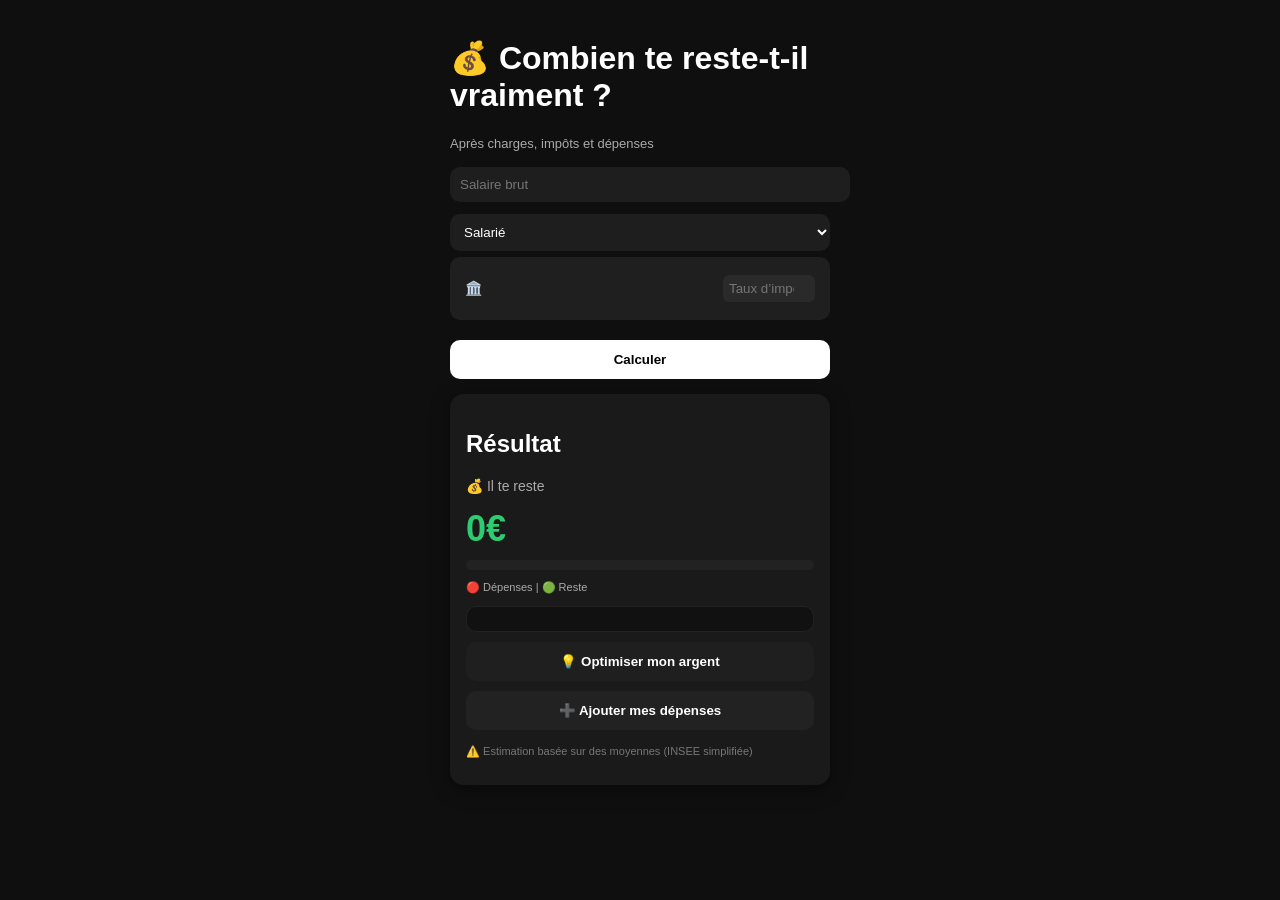
<file: index.html>
<!DOCTYPE html> 
<html lang="fr">
<head>
  <meta charset="UTF-8">
  <meta name="viewport" content="width=device-width, initial-scale=1.0">
  <title>Combien te reste-t-il vraiment ?</title>
  <link rel="stylesheet" href="style.css">
</head>

<body>

<div class="container">

  <h1>💰 Combien te reste-t-il vraiment ?</h1>
  <p class="subtitle">Après charges, impôts et dépenses</p>

  <!-- INPUTS -->
  <input type="number" id="brut" placeholder="Salaire brut">

  <select id="statut">
    <option value="0.22">Salarié</option>
    <option value="0.25">Cadre</option>
    <option value="0.22">Micro-entrepreneur</option>
    <option value="0.45">Société</option>
  </select>

  <div class="input-group">
    <span>🏛️</span>
    <input type="number" id="impot" placeholder="Taux d’imposition (%)">
  </div>

  <button onclick="calc()">Calculer</button>

  <!-- RESULT -->
  <div class="card">

    <h2>Résultat</h2>

    <!-- 💰 RESTE (FOCUS PRINCIPAL) -->
    <p class="reste-title">💰 Il te reste</p>
    <h1 id="resteAffiche">0€</h1>

    <!-- 🔴🟢 DOUBLE JAUGE -->
    <div class="bar-container">
      <div id="barDepenses"></div>
      <div id="barReste"></div>
    </div>

    <p class="legend">🔴 Dépenses | 🟢 Reste</p>

    <!-- ANALYSE -->
    <div id="analyse"></div>

    <!-- 🏆 COMPARAISON PREMIUM -->
    <div id="comparaison" class="comparaison"></div>

    <!-- 💡 BOUTON ÉPARGNE -->
    <button onclick="toggleEpargne()" class="btn-epargne">
      💡 Optimiser mon argent
    </button>

    <!-- 💸 BLOC ÉPARGNE -->
  <div id="blocEpargne" class="hidden">

  <!-- 🔥 ÉPARGNE AUTO (PRIORITÉ) -->
  <div class="epargne-box">
    <p id="tauxEpargne"></p>
    <p id="recoEpargne"></p>
    <p id="projectionEpargne"></p>
  </div>

  <!-- 🎯 SIMULATEUR -->
  <div class="epargne-box">
    <p>🎯 Teste ton objectif d’épargne :</p>

    <input type="range" id="customEpargne" min="0" max="50" value="10">

    <p id="customResult"></p>
  </div>

  <button onclick="partager()">📲 Partager mon résultat</button>

</div>

    <!-- DÉPENSES -->
    <button class="toggle" onclick="toggleDepenses()">➕ Ajouter mes dépenses</button>

    <div id="depensesBloc" class="hidden">

      <div class="input-group">
        <span>🏠 Loyer</span>
        <input id="loyer" type="number">
      </div>

      <div class="input-group">
        <span>🛒 Courses</span>
        <input id="courses" type="number">
      </div>

      <div class="input-group">
        <span>🚗 Transport</span>
        <input id="transport" type="number">
      </div>

      <div class="input-group">
        <span>💡 Factures</span>
        <input id="factures" type="number">
      </div>

      <div class="input-group">
        <span>🎮 Loisirs</span>
        <input id="loisirs" type="number">
      </div>

      <div class="input-group">
        <span>🧾 Autres</span>
        <input id="autres" type="number">
      </div>

    </div>

    <p class="disclaimer">
      ⚠️ Estimation basée sur des moyennes (INSEE simplifiée)
    </p>

  </div>

</div>

<script defer src="script.js"></script>

</body>
</html>
</file>
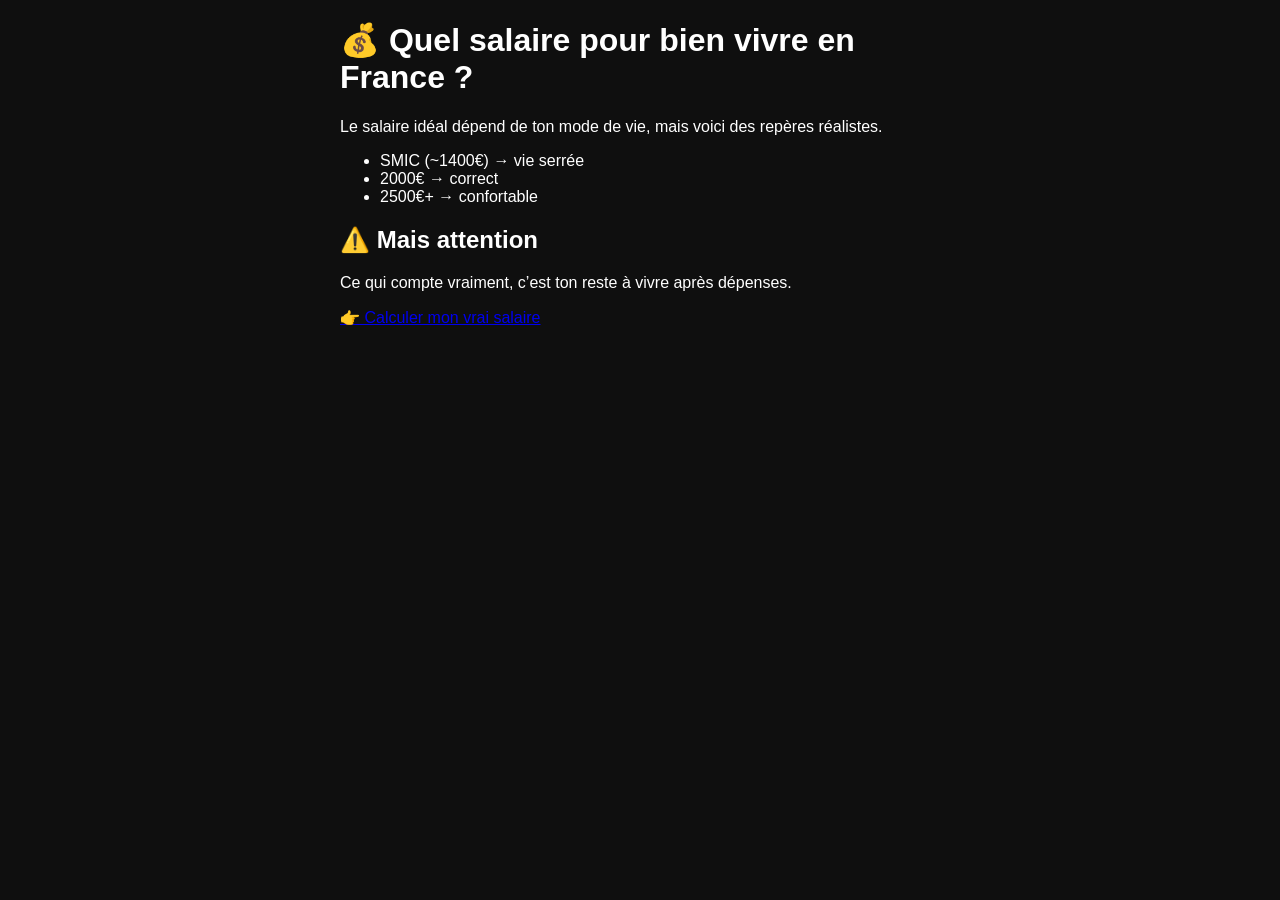
<file: bien-vivre.html>
<!DOCTYPE html>
<html lang="fr">
<head>
  <title>Quel salaire pour bien vivre en France ?</title>
  <meta name="description" content="Quel salaire pour bien vivre en France ? Découvrez le budget réel et calculez votre reste à vivre.">
</head>
<body style="background:#0f0f0f;color:white;font-family:Arial;max-width:600px;margin:auto">

<h1>💰 Quel salaire pour bien vivre en France ?</h1>

<p>
Le salaire idéal dépend de ton mode de vie, mais voici des repères réalistes.
</p>

<ul>
  <li>SMIC (~1400€) → vie serrée</li>
  <li>2000€ → correct</li>
  <li>2500€+ → confortable</li>
</ul>

<h2>⚠️ Mais attention</h2>
<p>
Ce qui compte vraiment, c’est ton reste à vivre après dépenses.
</p>

<a href="/">👉 Calculer mon vrai salaire</a>

</body>
</html>
</file>
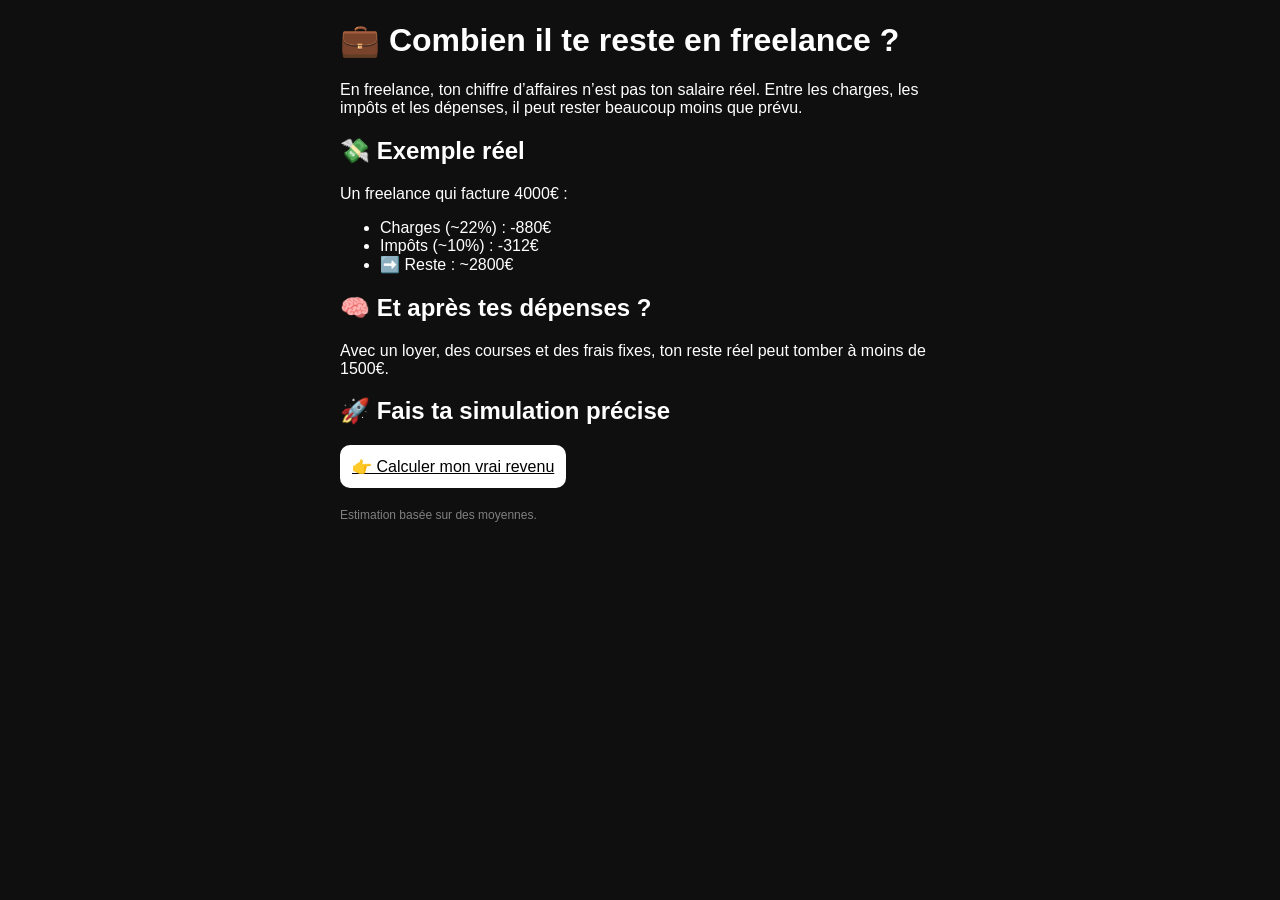
<file: freelance.html>
<!DOCTYPE html>
<html lang="fr">
<head>
  <title>Combien gagne vraiment un freelance en France ?</title>
  <meta name="description" content="Découvrez combien il vous reste réellement en freelance après charges et impôts. Simulation simple et rapide.">
</head>
<body style="background:#0f0f0f;color:white;font-family:Arial;max-width:600px;margin:auto">

<h1>💼 Combien il te reste en freelance ?</h1>

<p>
En freelance, ton chiffre d’affaires n’est pas ton salaire réel.
Entre les charges, les impôts et les dépenses, il peut rester beaucoup moins que prévu.
</p>

<h2>💸 Exemple réel</h2>
<p>
Un freelance qui facture 4000€ :
</p>
<ul>
  <li>Charges (~22%) : -880€</li>
  <li>Impôts (~10%) : -312€</li>
  <li>➡️ Reste : ~2800€</li>
</ul>

<h2>🧠 Et après tes dépenses ?</h2>
<p>
Avec un loyer, des courses et des frais fixes, ton reste réel peut tomber à moins de 1500€.
</p>

<h2>🚀 Fais ta simulation précise</h2>

<a href="/" style="background:white;color:black;padding:12px;display:inline-block;border-radius:10px">
👉 Calculer mon vrai revenu
</a>

<p style="font-size:12px;color:gray;margin-top:20px">
Estimation basée sur des moyennes.
</p>

</body>
</html>
</file>
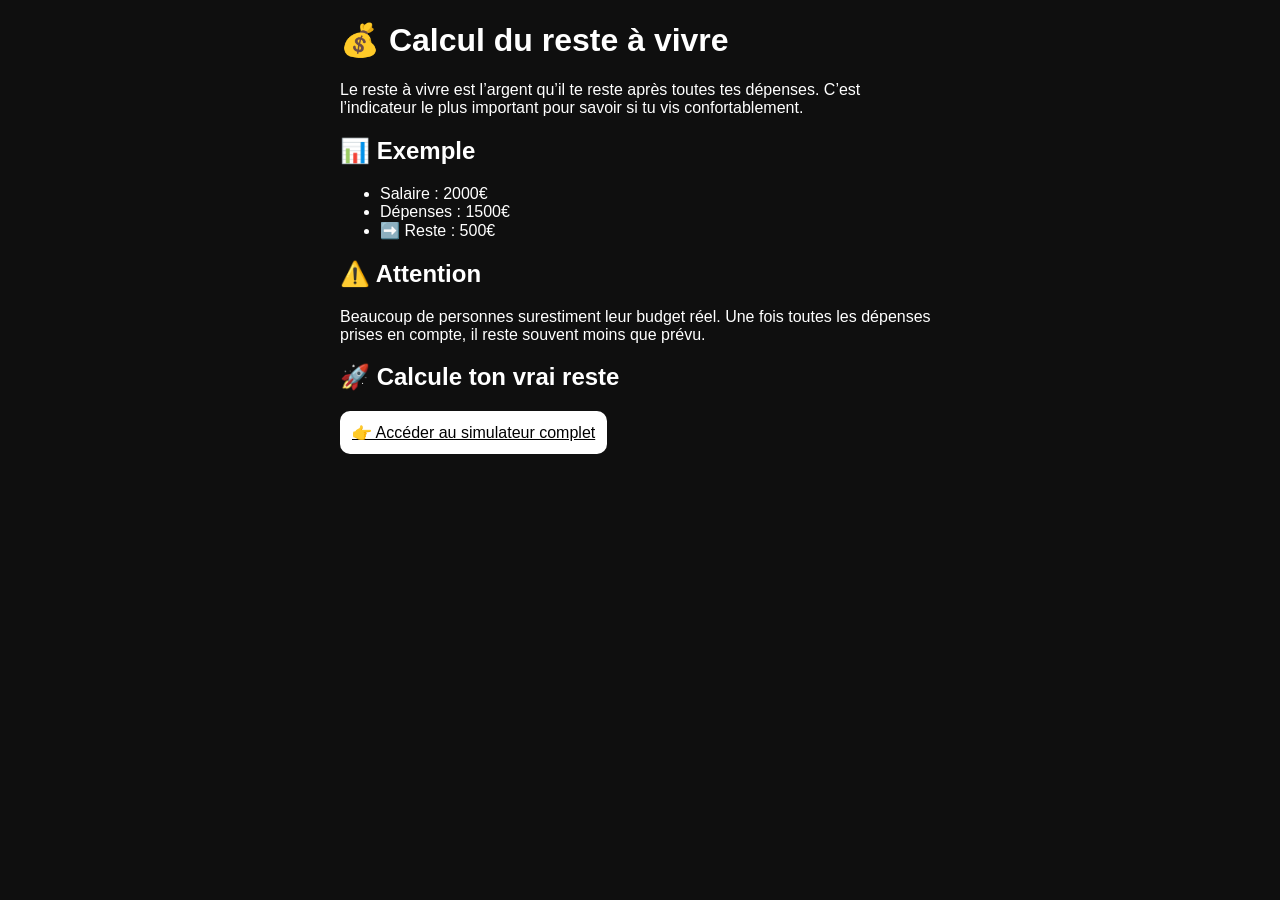
<file: reste-a-vivre.html>
<!DOCTYPE html>
<html lang="fr">
<head>
  <title>Calcul reste à vivre : combien te reste-t-il vraiment ?</title>
  <meta name="description" content="Calcule ton reste à vivre après dépenses. Loyer, courses, transport : découvre ton vrai budget.">
</head>
<body style="background:#0f0f0f;color:white;font-family:Arial;max-width:600px;margin:auto">

<h1>💰 Calcul du reste à vivre</h1>

<p>
Le reste à vivre est l’argent qu’il te reste après toutes tes dépenses.
C’est l’indicateur le plus important pour savoir si tu vis confortablement.
</p>

<h2>📊 Exemple</h2>
<ul>
  <li>Salaire : 2000€</li>
  <li>Dépenses : 1500€</li>
  <li>➡️ Reste : 500€</li>
</ul>

<h2>⚠️ Attention</h2>
<p>
Beaucoup de personnes surestiment leur budget réel.
Une fois toutes les dépenses prises en compte, il reste souvent moins que prévu.
</p>

<h2>🚀 Calcule ton vrai reste</h2>

<a href="/" style="background:white;color:black;padding:12px;border-radius:10px;display:inline-block">
👉 Accéder au simulateur complet
</a>

</body>
</html>
</file>
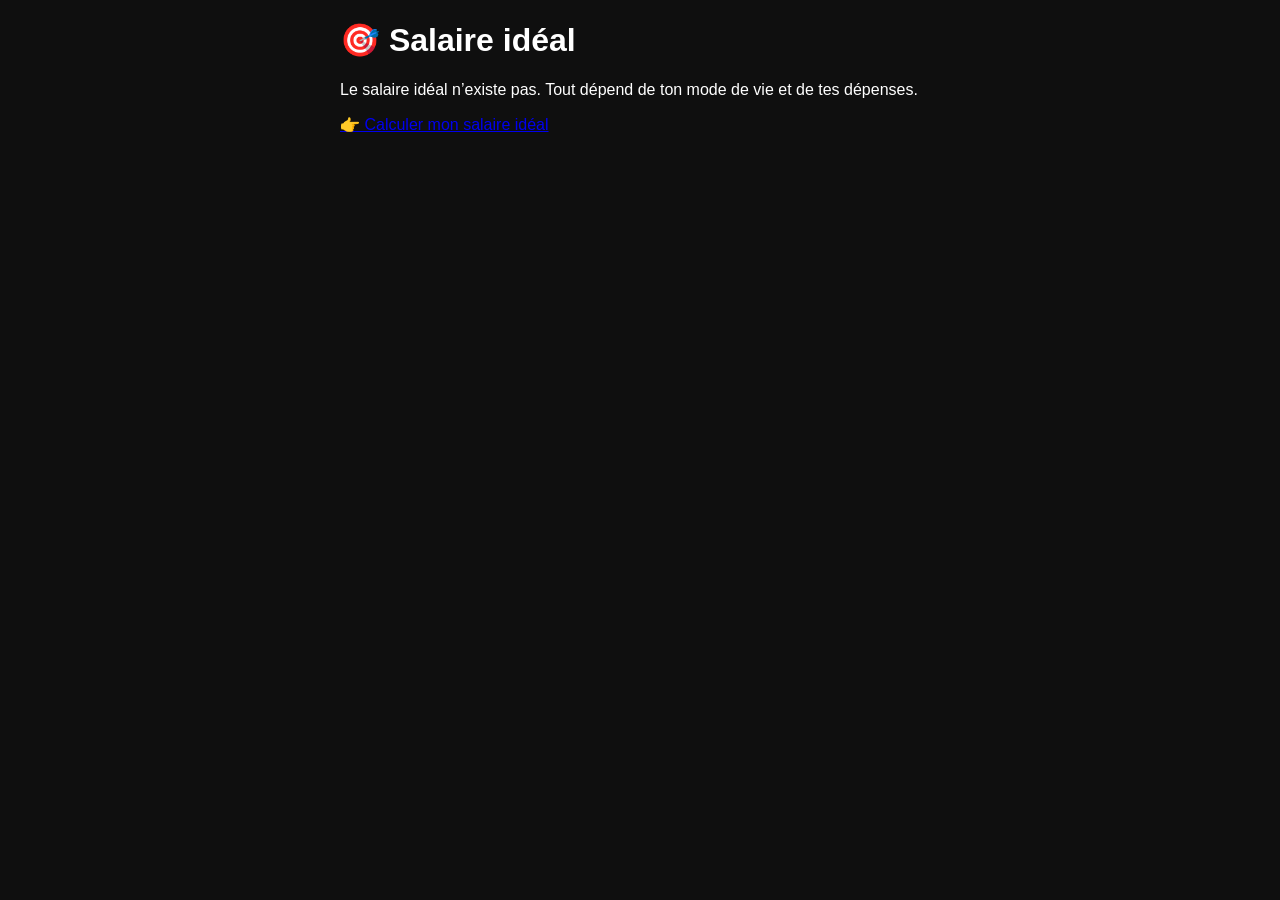
<file: salaire-ideal.html>
<!DOCTYPE html>
<html lang="fr">
<head>
  <title>Salaire idéal : combien faut-il gagner ?</title>
  <meta name="description" content="Quel est le salaire idéal en France ? Simulation personnalisée.">
</head>
<body style="background:#0f0f0f;color:white;font-family:Arial;max-width:600px;margin:auto">

<h1>🎯 Salaire idéal</h1>

<p>
Le salaire idéal n’existe pas.
Tout dépend de ton mode de vie et de tes dépenses.
</p>

<a href="/">👉 Calculer mon salaire idéal</a>

</body>
</html>
</file>
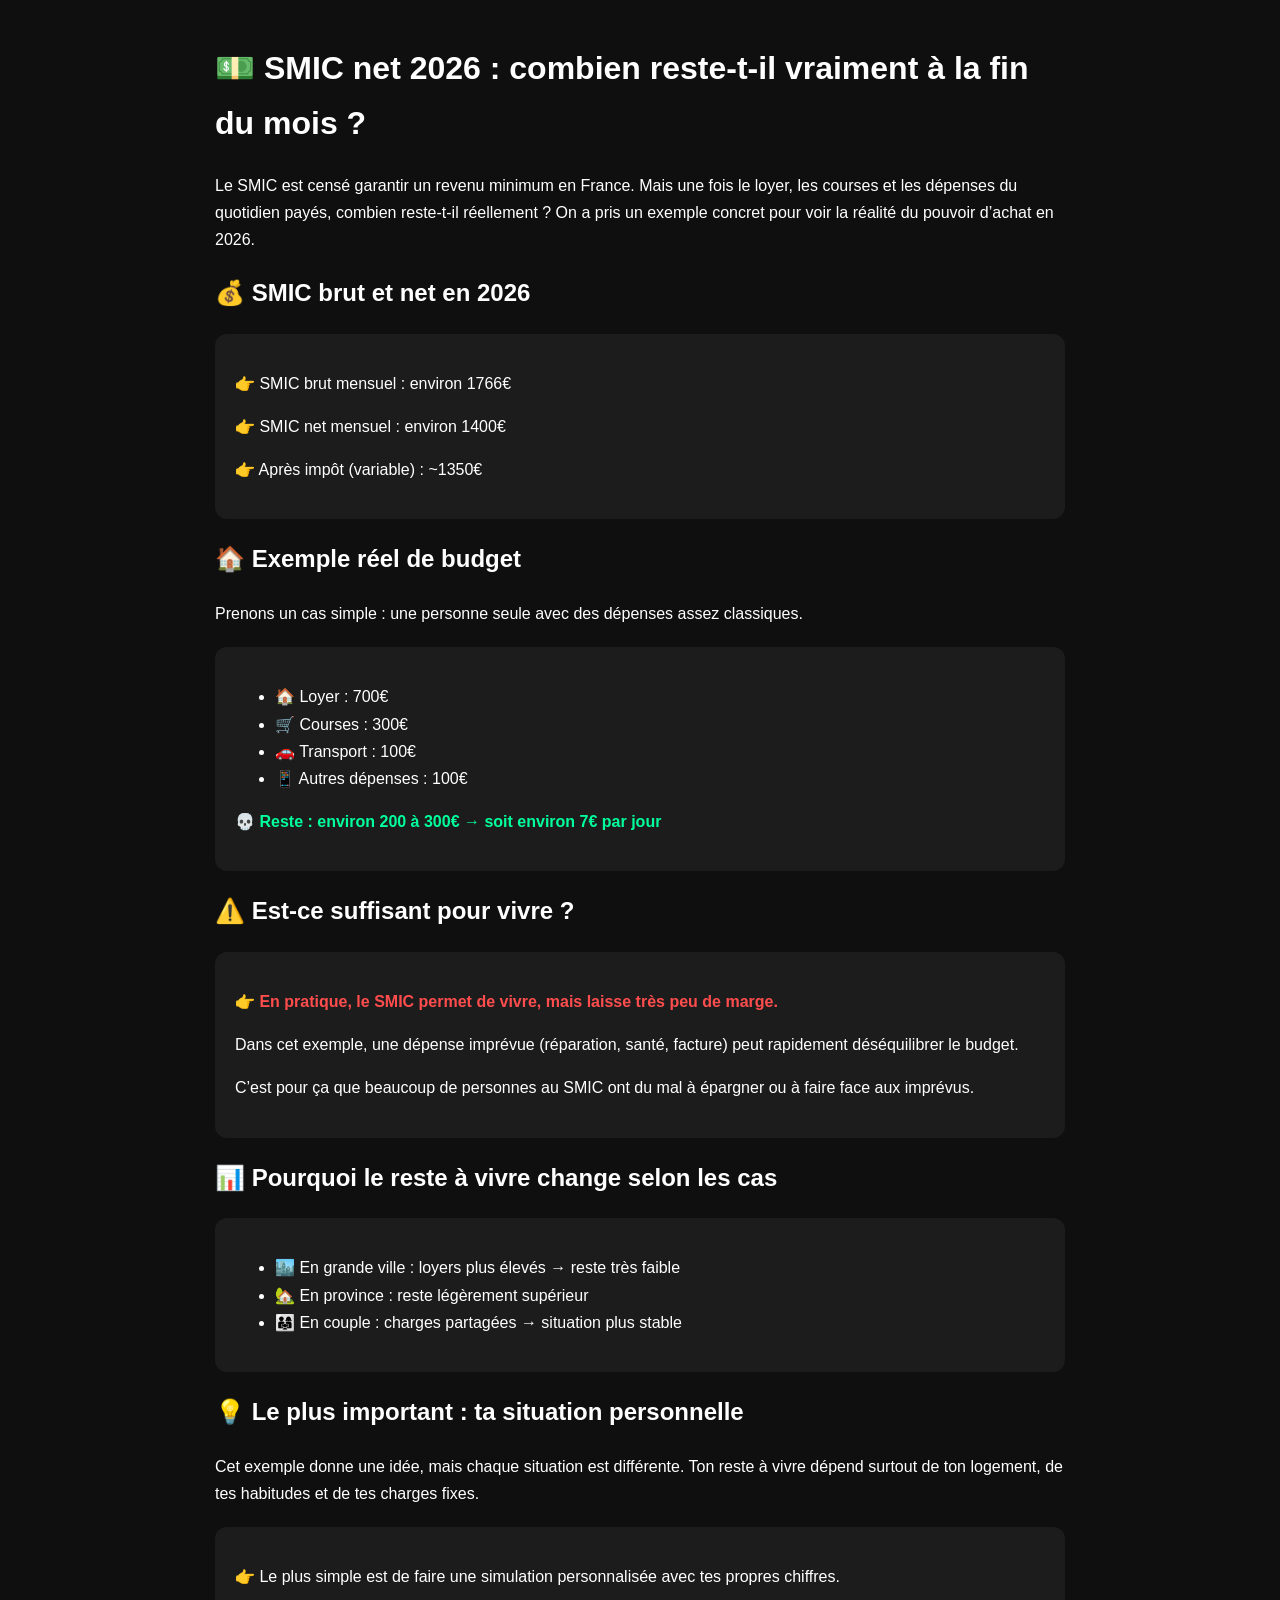
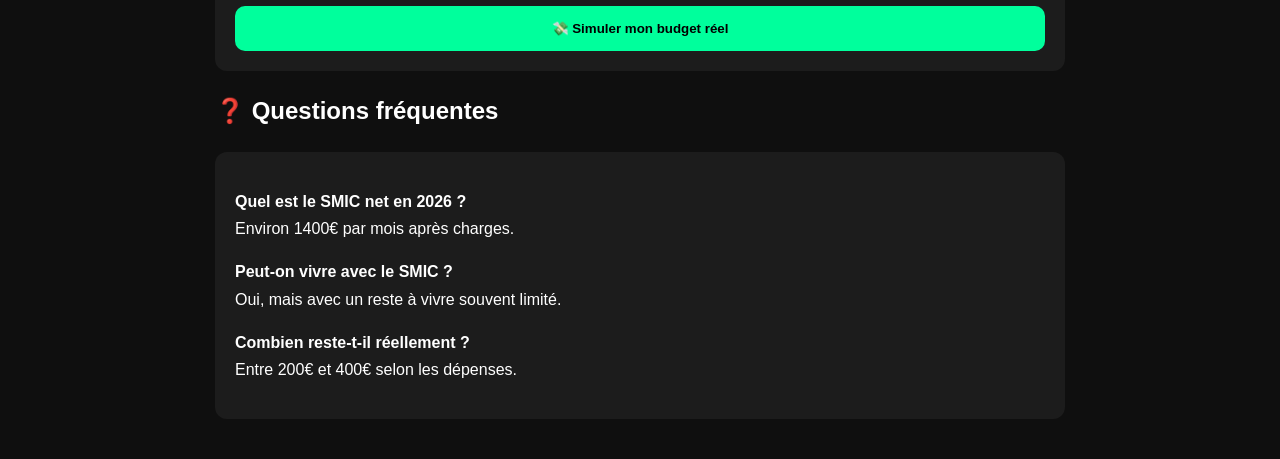
<file: smic-realite.html>
<!DOCTYPE html>
<html lang="fr">
<head>
<meta charset="UTF-8">
<title>SMIC net 2026 : combien reste-t-il vraiment après les dépenses ?</title>

<meta name="description" content="SMIC net 2026 en France : découvrez le salaire réel, le reste à vivre après loyer et dépenses, avec une simulation concrète.">

<meta name="viewport" content="width=device-width, initial-scale=1.0">
<meta name="robots" content="index, follow">

<style>
body {
  font-family: Arial, sans-serif;
  background: #0f0f0f;
  color: #fff;
  margin: 0;
  padding: 20px;
  line-height: 1.7;
}
.container {
  max-width: 850px;
  margin: auto;
}
.card {
  background: #1c1c1c;
  padding: 20px;
  border-radius: 12px;
  margin: 20px 0;
}
.highlight {
  color: #00ff9c;
  font-weight: bold;
}
.warning {
  color: #ff4d4d;
  font-weight: bold;
}
button {
  width: 100%;
  padding: 15px;
  border-radius: 10px;
  border: none;
  background: #00ff9c;
  font-weight: bold;
  cursor: pointer;
}
</style>

</head>

<body>
<div class="container">

<h1>💵 SMIC net 2026 : combien reste-t-il vraiment à la fin du mois ?</h1>

<p>
Le SMIC est censé garantir un revenu minimum en France. Mais une fois le loyer, les courses et les dépenses du quotidien payés, combien reste-t-il réellement ?  
On a pris un exemple concret pour voir la réalité du pouvoir d’achat en 2026.
</p>

<h2>💰 SMIC brut et net en 2026</h2>

<div class="card">
<p>👉 SMIC brut mensuel : environ 1766€</p>
<p>👉 SMIC net mensuel : environ 1400€</p>
<p>👉 Après impôt (variable) : ~1350€</p>
</div>

<h2>🏠 Exemple réel de budget</h2>

<p>
Prenons un cas simple : une personne seule avec des dépenses assez classiques.
</p>

<div class="card">
<ul>
<li>🏠 Loyer : 700€</li>
<li>🛒 Courses : 300€</li>
<li>🚗 Transport : 100€</li>
<li>📱 Autres dépenses : 100€</li>
</ul>

<p class="highlight">
💀 Reste : environ 200 à 300€ → soit environ 7€ par jour
</p>
</div>

<h2>⚠️ Est-ce suffisant pour vivre ?</h2>

<div class="card">
<p class="warning">
👉 En pratique, le SMIC permet de vivre, mais laisse très peu de marge.
</p>

<p>
Dans cet exemple, une dépense imprévue (réparation, santé, facture) peut rapidement déséquilibrer le budget.
</p>

<p>
C’est pour ça que beaucoup de personnes au SMIC ont du mal à épargner ou à faire face aux imprévus.
</p>
</div>

<h2>📊 Pourquoi le reste à vivre change selon les cas</h2>

<div class="card">
<ul>
<li>🏙️ En grande ville : loyers plus élevés → reste très faible</li>
<li>🏡 En province : reste légèrement supérieur</li>
<li>👨‍👩‍👧 En couple : charges partagées → situation plus stable</li>
</ul>
</div>

<h2>💡 Le plus important : ta situation personnelle</h2>

<p>
Cet exemple donne une idée, mais chaque situation est différente.  
Ton reste à vivre dépend surtout de ton logement, de tes habitudes et de tes charges fixes.
</p>

<div class="card">
<p>
👉 Le plus simple est de faire une simulation personnalisée avec tes propres chiffres.
</p>

<button onclick="window.location.href='/'">
💸 Simuler mon budget réel
</button>
</div>

<h2>❓ Questions fréquentes</h2>

<div class="card">
<p><b>Quel est le SMIC net en 2026 ?</b><br>
Environ 1400€ par mois après charges.</p>

<p><b>Peut-on vivre avec le SMIC ?</b><br>
Oui, mais avec un reste à vivre souvent limité.</p>

<p><b>Combien reste-t-il réellement ?</b><br>
Entre 200€ et 400€ selon les dépenses.</p>
</div>

</div>
</body>
</html>
</file>
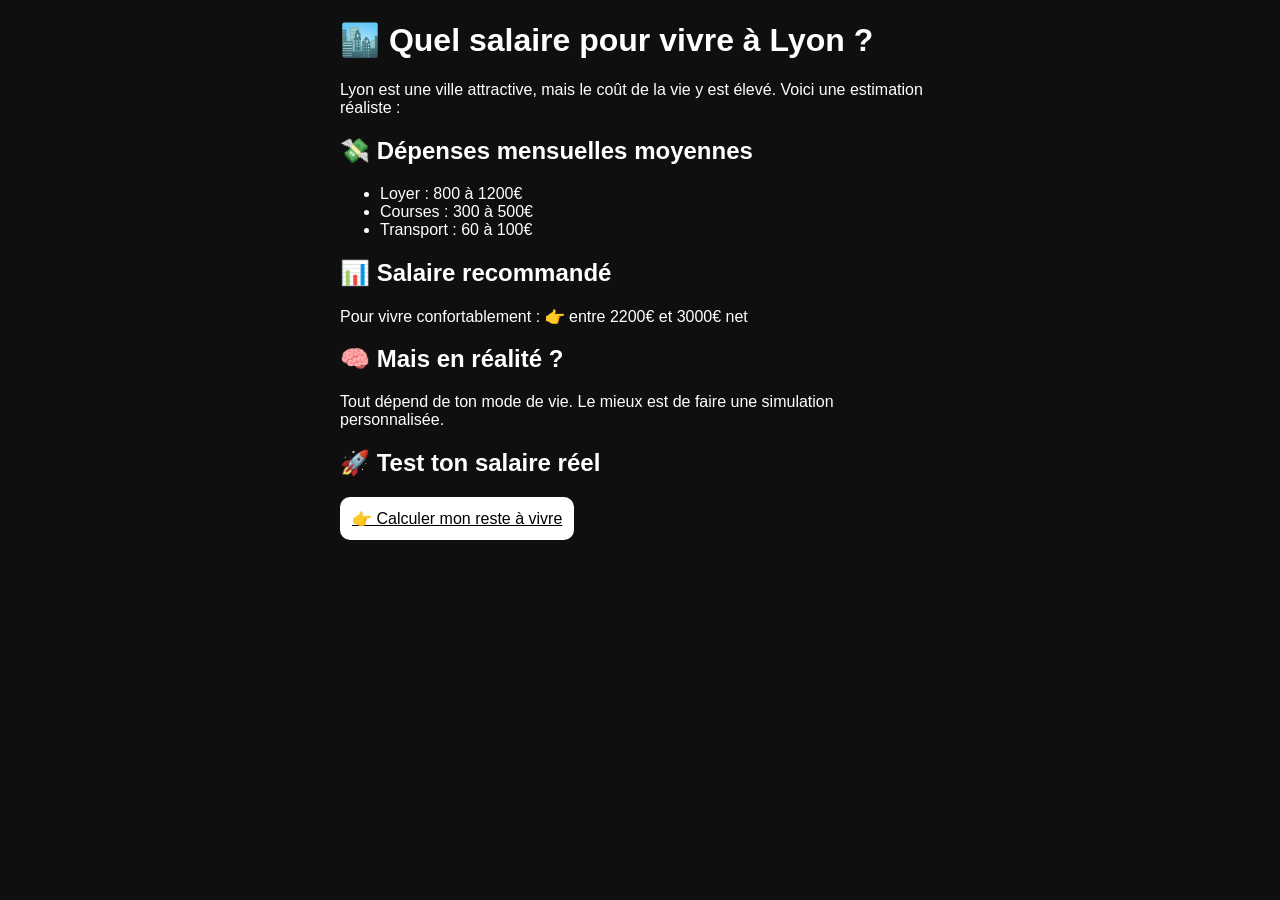
<file: vivre-lyon.html>
<!DOCTYPE html>
<html lang="fr">
<head>
  <title>Quel salaire pour vivre à Lyon en 2026 ?</title>
  <meta name="description" content="Combien faut-il gagner pour bien vivre à Lyon ? Découvrez les dépenses et simulez votre budget réel.">
</head>
<body style="background:#0f0f0f;color:white;font-family:Arial;max-width:600px;margin:auto">

<h1>🏙️ Quel salaire pour vivre à Lyon ?</h1>

<p>
Lyon est une ville attractive, mais le coût de la vie y est élevé.
Voici une estimation réaliste :
</p>

<h2>💸 Dépenses mensuelles moyennes</h2>
<ul>
  <li>Loyer : 800 à 1200€</li>
  <li>Courses : 300 à 500€</li>
  <li>Transport : 60 à 100€</li>
</ul>

<h2>📊 Salaire recommandé</h2>
<p>
Pour vivre confortablement :
👉 entre 2200€ et 3000€ net
</p>

<h2>🧠 Mais en réalité ?</h2>
<p>
Tout dépend de ton mode de vie.
Le mieux est de faire une simulation personnalisée.
</p>

<h2>🚀 Test ton salaire réel</h2>

<a href="/" style="background:white;color:black;padding:12px;border-radius:10px;display:inline-block">
👉 Calculer mon reste à vivre
</a>

</body>
</html>
</file>
<file: style.css>
/* ========================
   🌑 BASE
======================== */

body {
  background: #0f0f0f;
  color: white;
  font-family: Arial, sans-serif;
}

.container {
  max-width: 380px;
  margin: auto;
  padding: 10px;
}

.subtitle {
  font-size: 13px;
  color: #aaa;
  margin-bottom: 10px;
}

/* ========================
   🧾 INPUTS
======================== */

input, select {
  width: 100%;
  padding: 10px;
  margin: 6px 0;
  border-radius: 10px;
  border: none;
  background: #1e1e1e;
  color: white;
  transition: 0.2s;
}

input:focus, select:focus {
  outline: none;
  box-shadow: 0 0 0 2px #22c55e;
}

/* ========================
   🔘 BOUTONS
======================== */

button {
  width: 100%;
  padding: 12px;
  background: white;
  color: black;
  border: none;
  border-radius: 10px;
  margin-top: 10px;
  font-weight: bold;
  cursor: pointer;
  transition: 0.2s;
}

button:hover {
  transform: translateY(-2px);
  background: #e5e5e5;
}

button:active {
  transform: scale(0.97);
}

.toggle {
  background: #222;
  color: white;
}

.btn-epargne {
  background: #1f1f1f;
  color: white;
}

.btn-epargne:hover {
  background: #2a2a2a;
}

/* ========================
   📦 CARD
======================== */

.card {
  background: #1a1a1a;
  padding: 16px;
  border-radius: 14px;
  margin-top: 15px;
  box-shadow: 0 5px 20px rgba(0,0,0,0.4);
}

/* ========================
   💰 RESTE
======================== */

.reste-title {
  font-size: 14px;
  color: #aaa;
}

#resteAffiche {
  font-size: 36px;
  font-weight: bold;
  color: #2ecc71;
  margin: 5px 0;
}

/* ========================
   📊 DOUBLE JAUGE (FIX)
======================== */

.bar-container {
  display: flex;
  height: 10px;
  width: 100%;
  background: #222;
  border-radius: 10px;
  overflow: hidden;
  margin: 10px 0;
}

/* 🔴 Dépenses */
#barDepenses {
  background: #ff4d4d;
  width: 0%;
  height: 100%;
  transition: width 0.6s ease;
}

/* 🟢 Reste */
#barReste {
  background: #22c55e;
  width: 0%;
  height: 100%;
  transition: width 0.6s ease;
}

/* légende */
.legend {
  font-size: 11px;
  color: #aaa;
  margin-bottom: 10px;
}

/* ========================
   📊 ANALYSE
======================== */

#analyse {
  font-size: 14px;
  line-height: 1.4;
}

/* ========================
   🏆 COMPARAISON PREMIUM
======================== */

.comparaison {
  margin-top: 12px;
  padding: 12px;
  border-radius: 10px;
  background: #111;
  font-size: 14px;
  border: 1px solid #222;
}

/* ========================
   💸 ÉPARGNE
======================== */

.epargne {
  margin-top: 15px;
  animation: fadeIn 0.4s ease;
}

/* jauge épargne */
.epargne-jauge {
  height: 6px;
  background: #222;
  border-radius: 10px;
  overflow: hidden;
  margin-bottom: 8px;
}

#jaugeFill {
  height: 100%;
  width: 0%;
  background: #00ffae;
  transition: 0.6s ease;
}

#jaugeLabel {
  font-size: 13px;
  color: #aaa;
  margin-bottom: 5px;
}

/* box épargne */
.epargne-box {
  background: #181818;
  padding: 12px;
  border-radius: 10px;
  margin-top: 10px;
  font-size: 14px;
}

.epargne-box p {
  margin: 6px 0;
}

/* projection */
#projectionEpargne {
  margin-top: 8px;
  font-size: 13px;
  color: #bbb;
}

/* ========================
   📥 INPUT GROUP
======================== */

.input-group {
  display: flex;
  align-items: center;
  justify-content: space-between;
  background: #1f1f1f;
  padding: 12px 15px;
  border-radius: 10px;
  margin-bottom: 10px;
}

.input-group span {
  font-size: 14px;
  min-width: 120px;
}

.input-group input {
  width: 80px;
  padding: 6px;
  border-radius: 6px;
  text-align: right;
  background: #2a2a2a;
  color: white;
}

/* ========================
   👁️ VISIBILITÉ
======================== */

.hidden {
  display: none;
}

/* ========================
   ✨ ANIMATION
======================== */

@keyframes fadeIn {
  from {
    opacity: 0;
    transform: translateY(10px);
  }
  to {
    opacity: 1;
    transform: translateY(0);
  }
}

/* ========================
   ⚠️ DISCLAIMER
======================== */

.disclaimer {
  font-size: 11px;
  color: #777;
  margin-top: 15px;
}
</file>
